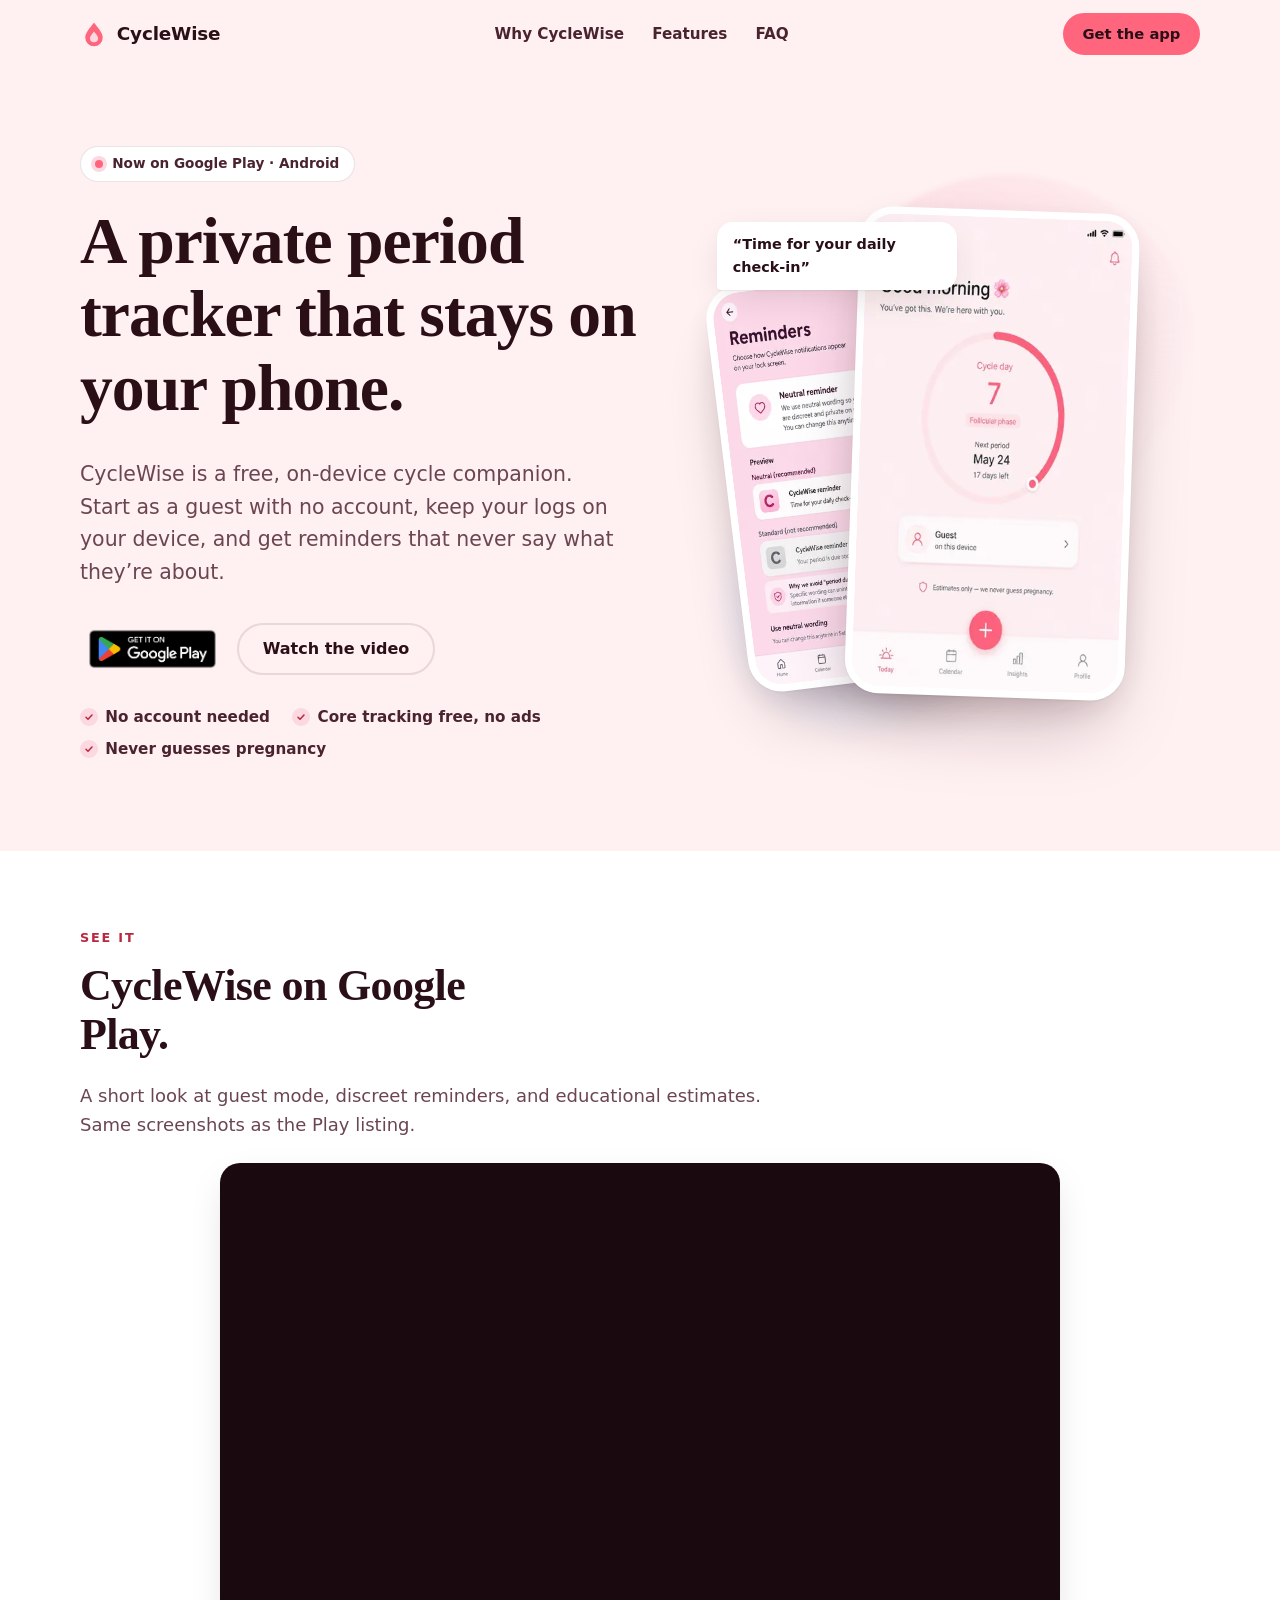
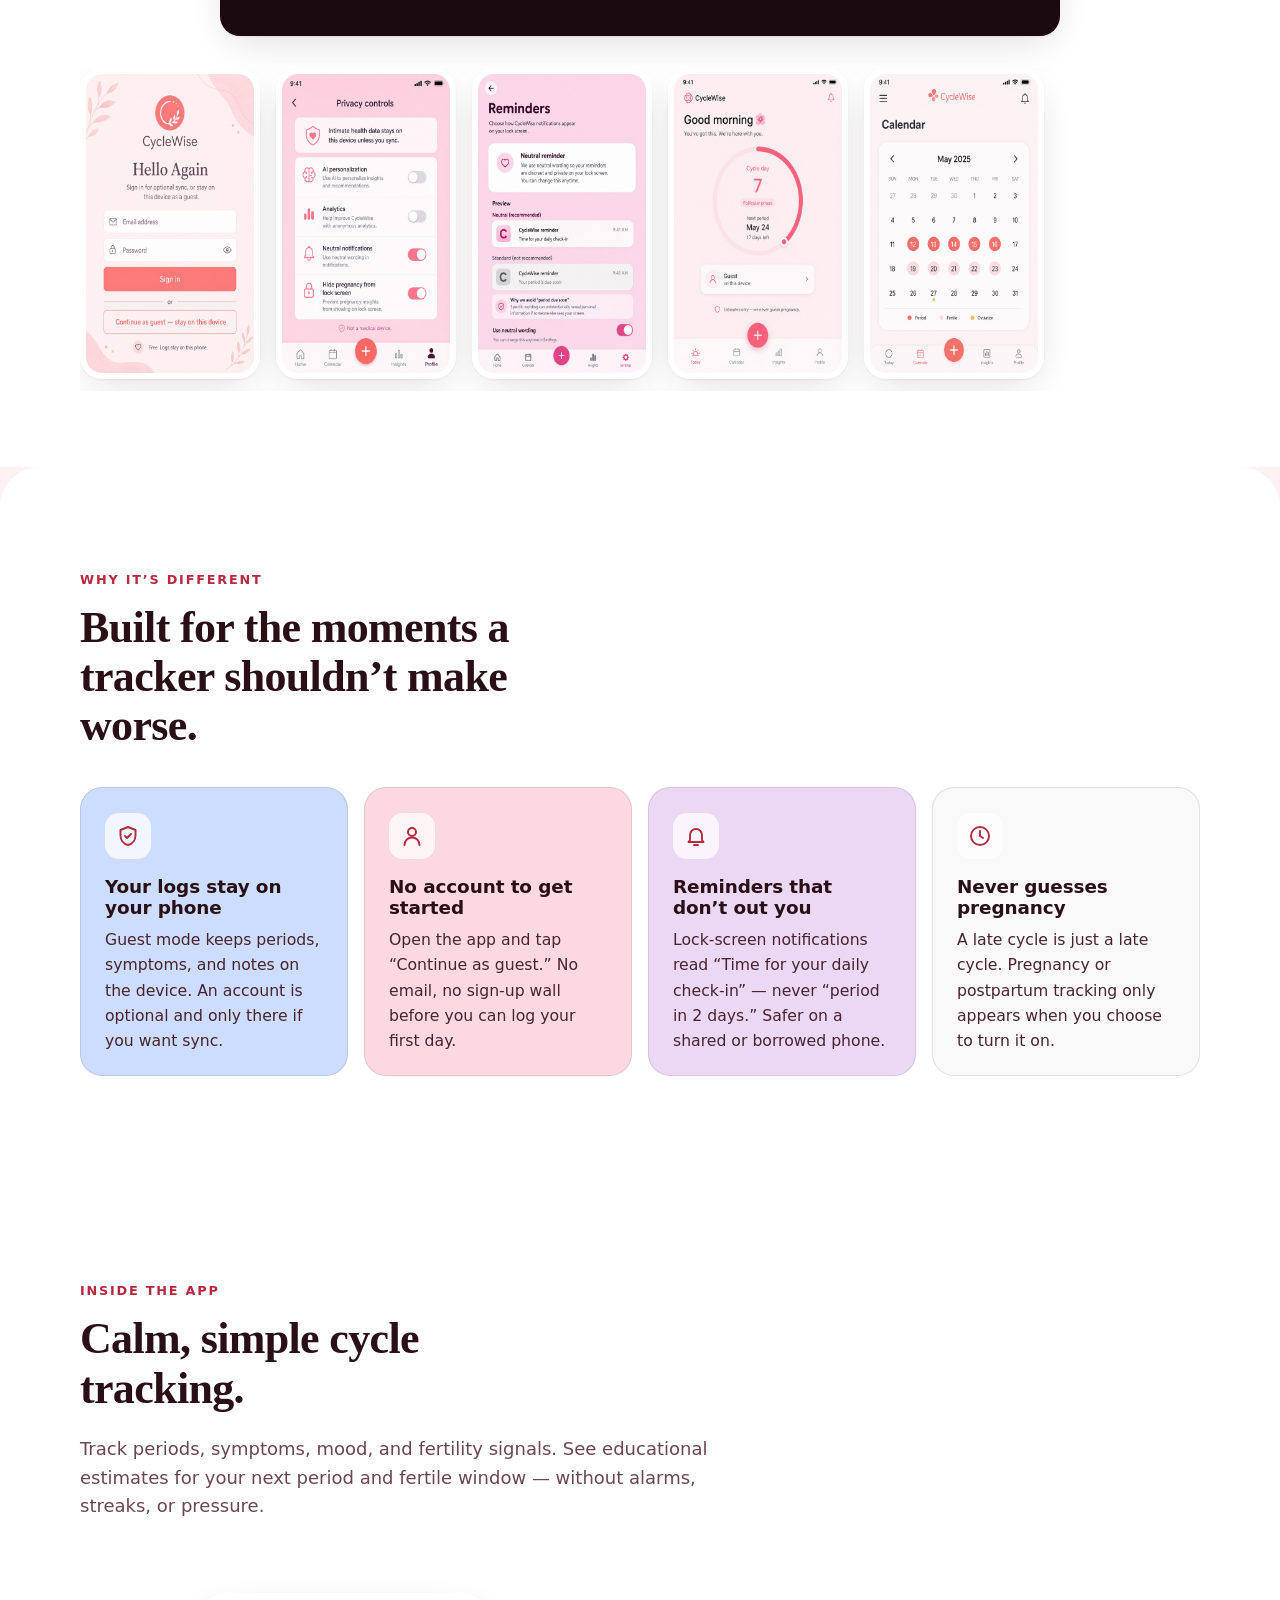
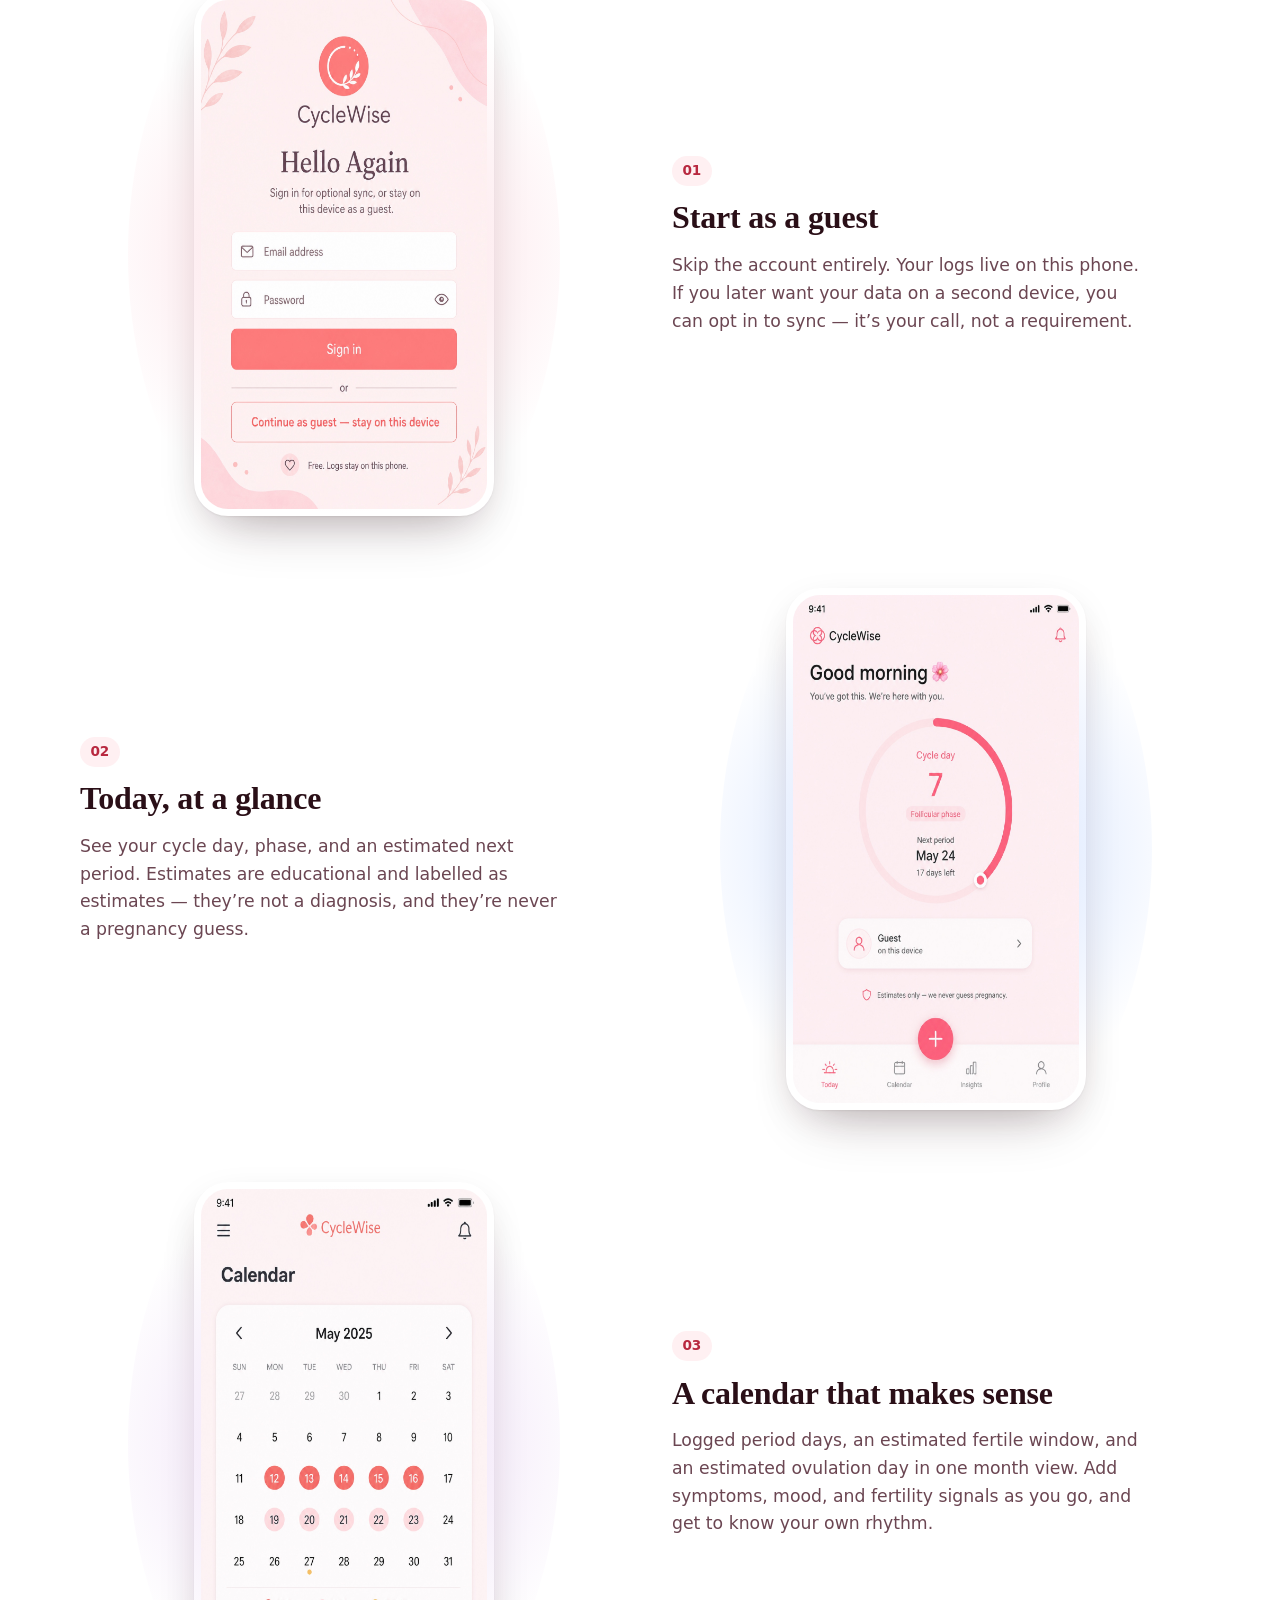
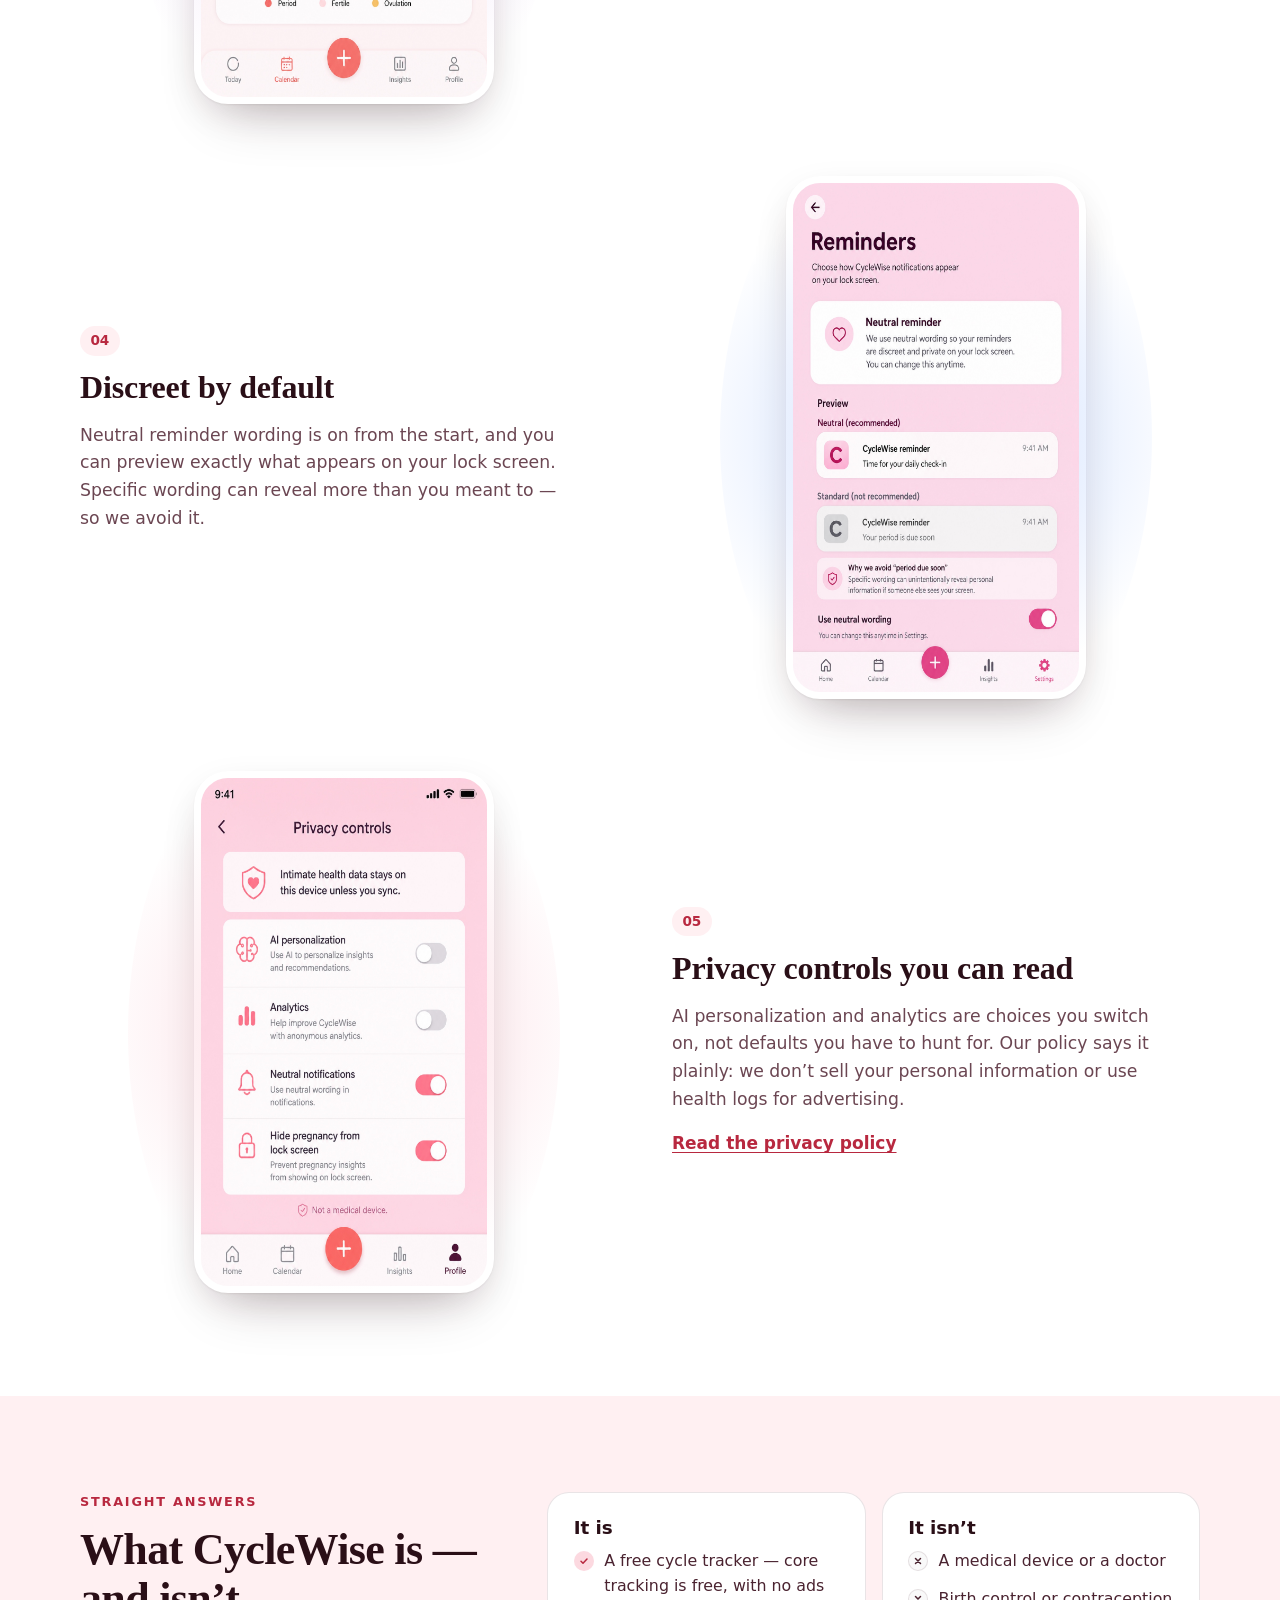
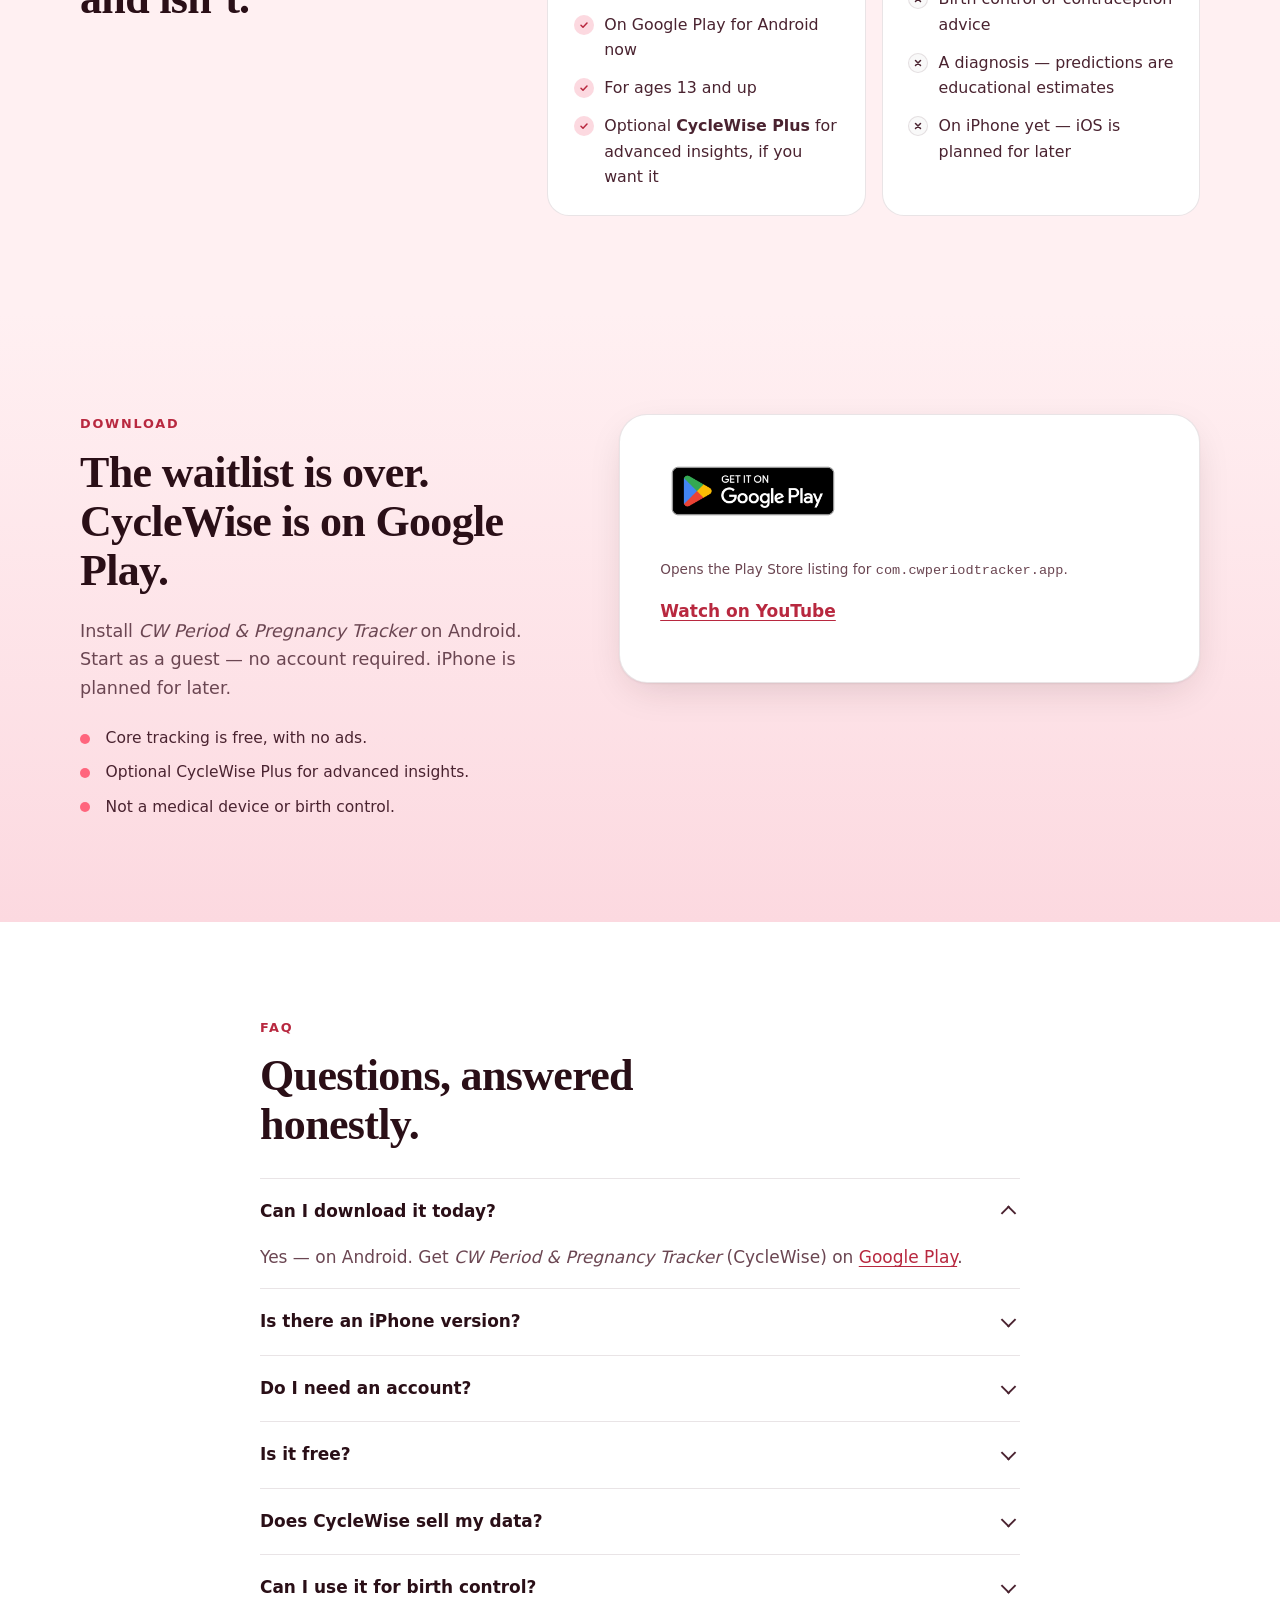
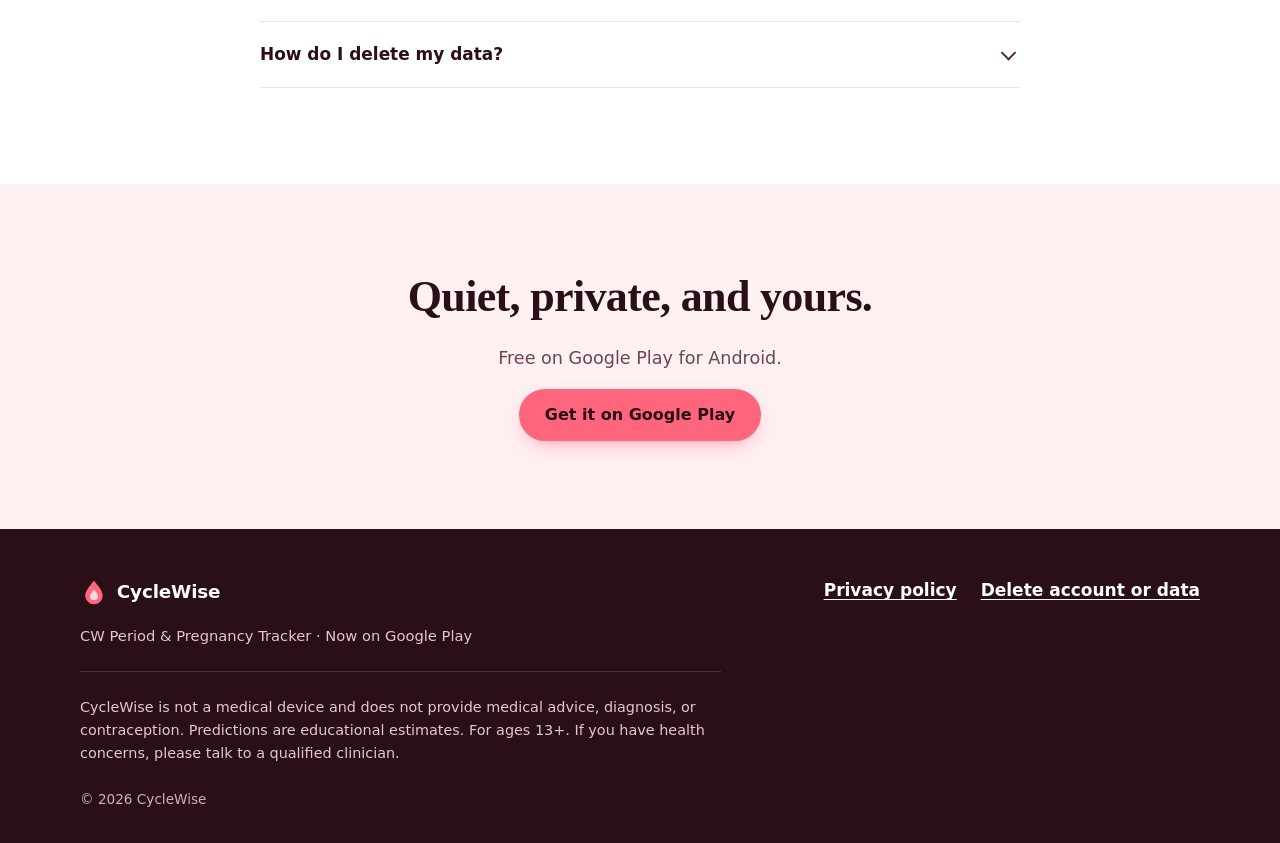
<file: index.html>
<!doctype html>
<html lang="en">
<head>
  <meta charset="utf-8">
  <meta name="viewport" content="width=device-width, initial-scale=1">
  <title>CycleWise — a private period tracker that stays on your phone</title>
  <meta name="description" content="CycleWise (CW Period &amp; Pregnancy Tracker) is free on Google Play. Guest mode, no account, logs stay on your phone, discreet lock-screen reminders. Educational estimates only. Ages 13+.">
  <meta name="theme-color" content="#FFF0F2">
  <meta name="color-scheme" content="light">
  <!-- If you host somewhere other than cwperiodtracker.com, update canonical, og:url and og:image (3 lines). -->
  <link rel="canonical" href="https://cwperiodtracker.com/">
  <meta property="og:type" content="website">
  <meta property="og:title" content="CycleWise — a private period tracker that stays on your phone">
  <meta property="og:description" content="Now on Google Play. Guest mode, no account, discreet reminders, and it never guesses pregnancy.">
  <meta property="og:image" content="https://cwperiodtracker.com/assets/og-1200x630-v2.jpg">
  <meta property="og:image:width" content="1200">
  <meta property="og:image:height" content="630">
  <meta property="og:image:type" content="image/jpeg">
  <meta property="og:url" content="https://cwperiodtracker.com/">
  <meta name="twitter:card" content="summary_large_image">
  <meta name="twitter:image" content="https://cwperiodtracker.com/assets/og-1200x630-v2.jpg">
  <link rel="icon" href="assets/favicon.svg" type="image/svg+xml">
  <link rel="stylesheet" href="styles.css?v=3">
  <script type="application/ld+json">
  {
    "@context": "https://schema.org",
    "@type": "MobileApplication",
    "name": "CW Period & Pregnancy Tracker (CycleWise)",
    "operatingSystem": "Android",
    "applicationCategory": "HealthApplication",
    "url": "https://play.google.com/store/apps/details?id=com.cwperiodtracker.app",
    "installUrl": "https://play.google.com/store/apps/details?id=com.cwperiodtracker.app",
    "description": "A free, on-device cycle companion with guest mode, discreet reminders, and educational estimates. Not a medical device. Ages 13+.",
    "offers": { "@type": "Offer", "price": "0", "priceCurrency": "USD", "availability": "https://schema.org/InStock" }
  }
  </script>
</head>
<body>
  <a class="skip" href="#main">Skip to content</a>

  <header class="site-header">
    <div class="wrap header-inner">
      <a class="brand" href="#top" aria-label="CycleWise home">
        <svg class="brand-mark" viewBox="0 0 32 32" aria-hidden="true"><path d="M16 3c5.5 6.6 10 12 10 17a10 10 0 0 1-20 0c0-5 4.5-10.4 10-17Z" fill="#FF657D"/><path d="M16 13c2.6 3.1 4.6 5.6 4.6 7.9a4.6 4.6 0 0 1-9.2 0c0-2.3 2-4.8 4.6-7.9Z" fill="#FCD9E0"/></svg>
        <span>CycleWise</span>
      </a>
      <nav aria-label="Primary">
        <ul class="nav-links">
          <li><a href="#why">Why CycleWise</a></li>
          <li><a href="#features">Features</a></li>
          <li><a href="#faq">FAQ</a></li>
        </ul>
      </nav>
      <a class="btn btn-small" href="https://play.google.com/store/apps/details?id=com.cwperiodtracker.app" rel="noopener">Get the app</a>
    </div>
  </header>

  <main id="main">
    <!-- HERO -->
    <section class="hero" id="top" aria-labelledby="hero-title">
      <div class="wrap hero-grid">
        <div class="hero-copy">
          <p class="eyebrow"><span class="dot" aria-hidden="true"></span> Now on Google Play · Android</p>
          <h1 id="hero-title">A private period tracker that stays on your phone.</h1>
          <p class="lede">CycleWise is a free, on-device cycle companion. Start as a guest with no account, keep your logs on your device, and get reminders that never say what they’re about.</p>
          <div class="hero-cta">
            <a class="play-badge" href="https://play.google.com/store/apps/details?id=com.cwperiodtracker.app" rel="noopener">
              <img src="assets/play/google-play-badge.png" width="215" height="83" alt="Get it on Google Play">
            </a>
            <a class="btn btn-ghost" href="#watch">Watch the video</a>
          </div>
          <ul class="hero-facts" aria-label="Quick facts">
            <li>No account needed</li>
            <li>Core tracking free, no ads</li>
            <li>Never guesses pregnancy</li>
          </ul>
        </div>
        <div class="hero-visual" aria-hidden="true">
          <div class="blob blob-a"></div>
          <div class="blob blob-b"></div>
          <figure class="phone phone-back">
            <picture>
              <source type="image/webp" srcset="assets/phone-03-notifications-360.webp 360w, assets/phone-03-notifications-720.webp 720w" sizes="(min-width: 900px) 240px, 45vw">
              <img src="assets/play/phone-03-notifications.jpg" width="1080" height="1920" alt="" loading="eager" decoding="async">
            </picture>
          </figure>
          <figure class="phone phone-front">
            <picture>
              <source type="image/webp" srcset="assets/phone-04-today-360.webp 360w, assets/phone-04-today-720.webp 720w" sizes="(min-width: 900px) 280px, 55vw">
              <img src="assets/play/phone-04-today.jpg" width="1080" height="1920" alt="" fetchpriority="high" decoding="async">
            </picture>
          </figure>
          <p class="bubble">“Time for your daily check-in”</p>
        </div>
      </div>
    </section>

    <!-- VIDEO + PLAY SCREENSHOTS -->
    <section class="watch" id="watch" aria-labelledby="watch-title">
      <div class="wrap">
        <p class="kicker">See it</p>
        <h2 id="watch-title">CycleWise on Google Play.</h2>
        <p class="section-lede">A short look at guest mode, discreet reminders, and educational estimates. Same screenshots as the Play listing.</p>
        <div class="video-wrap">
          <iframe
            src="https://www.youtube-nocookie.com/embed/RoI2FjVFLBY"
            title="CycleWise — Period &amp; Pregnancy Tracker, now on Google Play"
            allow="accelerometer; autoplay; clipboard-write; encrypted-media; gyroscope; picture-in-picture; web-share"
            referrerpolicy="strict-origin-when-cross-origin"
            allowfullscreen
            loading="lazy"></iframe>
        </div>
        <ul class="shot-row" aria-label="Play Store screenshots">
          <li><img src="assets/play/phone-01-guest.jpg" width="1080" height="1920" alt="Continue as guest — logs stay on this device"></li>
          <li><img src="assets/play/phone-02-privacy.jpg" width="1080" height="1920" alt="Privacy controls. Analytics off unless you opt in"></li>
          <li><img src="assets/play/phone-03-notifications.jpg" width="1080" height="1920" alt="Neutral lock-screen: Time for your daily check-in"></li>
          <li><img src="assets/play/phone-04-today.jpg" width="1080" height="1920" alt="Estimates, not a diagnosis. We never guess pregnancy"></li>
          <li><img src="assets/play/phone-05-calendar.jpg" width="1080" height="1920" alt="Cycle calendar"></li>
        </ul>
      </div>
    </section>

    <!-- PROMISES -->
    <section class="why" id="why" aria-labelledby="why-title">
      <div class="wrap">
        <p class="kicker">Why it’s different</p>
        <h2 id="why-title">Built for the moments a tracker shouldn’t make worse.</h2>
        <div class="cards">
          <article class="card card-blue">
            <div class="icon" aria-hidden="true"><svg viewBox="0 0 24 24"><path d="M12 3 4.5 6v5.5c0 4.6 3.1 8.4 7.5 9.5 4.4-1.1 7.5-4.9 7.5-9.5V6L12 3Z"/><path d="m9 12 2 2 4-4"/></svg></div>
            <h3>Your logs stay on your phone</h3>
            <p>Guest mode keeps periods, symptoms, and notes on the device. An account is optional and only there if you want sync.</p>
          </article>
          <article class="card card-pink">
            <div class="icon" aria-hidden="true"><svg viewBox="0 0 24 24"><circle cx="12" cy="8" r="4"/><path d="M4.5 21a7.5 7.5 0 0 1 15 0"/></svg></div>
            <h3>No account to get started</h3>
            <p>Open the app and tap “Continue as guest.” No email, no sign-up wall before you can log your first day.</p>
          </article>
          <article class="card card-lilac">
            <div class="icon" aria-hidden="true"><svg viewBox="0 0 24 24"><path d="M6 16V11a6 6 0 1 1 12 0v5l1.5 2h-15L6 16Z"/><path d="M10 21h4"/></svg></div>
            <h3>Reminders that don’t out you</h3>
            <p>Lock-screen notifications read “Time for your daily check-in” — never “period in 2 days.” Safer on a shared or borrowed phone.</p>
          </article>
          <article class="card card-white">
            <div class="icon" aria-hidden="true"><svg viewBox="0 0 24 24"><circle cx="12" cy="12" r="9"/><path d="M12 7v5l3 2"/></svg></div>
            <h3>Never guesses pregnancy</h3>
            <p>A late cycle is just a late cycle. Pregnancy or postpartum tracking only appears when you choose to turn it on.</p>
          </article>
        </div>
      </div>
    </section>

    <!-- FEATURES -->
    <section class="features" id="features" aria-labelledby="features-title">
      <div class="wrap">
        <p class="kicker">Inside the app</p>
        <h2 id="features-title">Calm, simple cycle tracking.</h2>
        <p class="section-lede">Track periods, symptoms, mood, and fertility signals. See educational estimates for your next period and fertile window — without alarms, streaks, or pressure.</p>

        <div class="feature">
          <figure class="shot">
            <picture>
              <img src="assets/play/phone-01-guest.jpg" width="1080" height="1920" loading="lazy" decoding="async" alt="CycleWise welcome screen with Continue as guest — logs stay on this device">
            </picture>
          </figure>
          <div class="feature-copy">
            <span class="step">01</span>
            <h3>Start as a guest</h3>
            <p>Skip the account entirely. Your logs live on this phone. If you later want your data on a second device, you can opt in to sync — it’s your call, not a requirement.</p>
          </div>
        </div>

        <div class="feature reverse">
          <figure class="shot">
            <picture>
              <img src="assets/play/phone-04-today.jpg" width="1080" height="1920" loading="lazy" decoding="async" alt="Today screen with educational estimates. CycleWise never guesses pregnancy.">
            </picture>
          </figure>
          <div class="feature-copy">
            <span class="step">02</span>
            <h3>Today, at a glance</h3>
            <p>See your cycle day, phase, and an estimated next period. Estimates are educational and labelled as estimates — they’re not a diagnosis, and they’re never a pregnancy guess.</p>
          </div>
        </div>

        <div class="feature">
          <figure class="shot">
            <picture>
              <img src="assets/play/phone-05-calendar.jpg" width="1080" height="1920" loading="lazy" decoding="async" alt="Monthly cycle calendar with logged period days and estimated fertile window.">
            </picture>
          </figure>
          <div class="feature-copy">
            <span class="step">03</span>
            <h3>A calendar that makes sense</h3>
            <p>Logged period days, an estimated fertile window, and an estimated ovulation day in one month view. Add symptoms, mood, and fertility signals as you go, and get to know your own rhythm.</p>
          </div>
        </div>

        <div class="feature reverse">
          <figure class="shot">
            <picture>
              <img src="assets/play/phone-03-notifications.jpg" width="1080" height="1920" loading="lazy" decoding="async" alt="Neutral lock-screen reminder: Time for your daily check-in">
            </picture>
          </figure>
          <div class="feature-copy">
            <span class="step">04</span>
            <h3>Discreet by default</h3>
            <p>Neutral reminder wording is on from the start, and you can preview exactly what appears on your lock screen. Specific wording can reveal more than you meant to — so we avoid it.</p>
          </div>
        </div>

        <div class="feature">
          <figure class="shot">
            <picture>
              <img src="assets/play/phone-02-privacy.jpg" width="1080" height="1920" loading="lazy" decoding="async" alt="Privacy controls. Analytics off unless you opt in">
            </picture>
          </figure>
          <div class="feature-copy">
            <span class="step">05</span>
            <h3>Privacy controls you can read</h3>
            <p>AI personalization and analytics are choices you switch on, not defaults you have to hunt for. Our policy says it plainly: we don’t sell your personal information or use health logs for advertising.</p>
            <a class="text-link" href="https://cwperiodtracker.com/privacy.html">Read the privacy policy</a>
          </div>
        </div>
      </div>
    </section>

    <!-- HONEST LIMITS -->
    <section class="honest" aria-labelledby="honest-title">
      <div class="wrap honest-grid">
        <div>
          <p class="kicker">Straight answers</p>
          <h2 id="honest-title">What CycleWise is — and isn’t.</h2>
        </div>
        <div class="honest-lists">
          <div class="list-block">
            <h3>It is</h3>
            <ul class="ticks">
              <li>A free cycle tracker — core tracking is free, with no ads</li>
              <li>On Google Play for Android now</li>
              <li>For ages 13 and up</li>
              <li>Optional <strong>CycleWise Plus</strong> for advanced insights, if you want it</li>
            </ul>
          </div>
          <div class="list-block">
            <h3>It isn’t</h3>
            <ul class="crosses">
              <li>A medical device or a doctor</li>
              <li>Birth control or contraception advice</li>
              <li>A diagnosis — predictions are educational estimates</li>
              <li>On iPhone yet — iOS is planned for later</li>
            </ul>
          </div>
        </div>
      </div>
    </section>

    <!-- DOWNLOAD -->
    <section class="waitlist download" id="download" aria-labelledby="download-title">
      <div class="wrap waitlist-grid">
        <div class="waitlist-intro">
          <p class="kicker">Download</p>
          <h2 id="download-title">The waitlist is over. CycleWise is on Google Play.</h2>
          <p>Install <em>CW Period &amp; Pregnancy Tracker</em> on Android. Start as a guest — no account required. iPhone is planned for later.</p>
          <ul class="mini-list">
            <li>Core tracking is free, with no ads.</li>
            <li>Optional CycleWise Plus for advanced insights.</li>
            <li>Not a medical device or birth control.</li>
          </ul>
        </div>
        <div class="form-card download-card">
          <a class="play-badge play-badge-lg" href="https://play.google.com/store/apps/details?id=com.cwperiodtracker.app" rel="noopener">
            <img src="assets/play/google-play-badge.png" width="258" height="100" alt="Get it on Google Play">
          </a>
          <p class="form-note">Opens the Play Store listing for <code>com.cwperiodtracker.app</code>.</p>
          <p><a class="text-link" href="https://www.youtube.com/watch?v=RoI2FjVFLBY">Watch on YouTube</a></p>
        </div>
      </div>
    </section>

    <!-- FAQ -->
    <section class="faq" id="faq" aria-labelledby="faq-title">
      <div class="wrap narrow">
        <p class="kicker">FAQ</p>
        <h2 id="faq-title">Questions, answered honestly.</h2>

        <details open>
          <summary>Can I download it today?</summary>
          <p>Yes — on Android. Get <em>CW Period &amp; Pregnancy Tracker</em> (CycleWise) on <a href="https://play.google.com/store/apps/details?id=com.cwperiodtracker.app">Google Play</a>.</p>
        </details>
        <details>
          <summary>Is there an iPhone version?</summary>
          <p>Not yet. We’re starting with Android. iOS is planned for later.</p>
        </details>
        <details>
          <summary>Do I need an account?</summary>
          <p>No. Guest mode keeps your logs on the phone with no account. An optional account exists only if you want to sync between devices.</p>
        </details>
        <details>
          <summary>Is it free?</summary>
          <p>Core tracking is free and there are no ads. An optional CycleWise Plus upgrade adds advanced insights for people who want them.</p>
        </details>
        <details>
          <summary>Does CycleWise sell my data?</summary>
          <p>No. Our <a href="https://cwperiodtracker.com/privacy.html">privacy policy</a> states that we do not sell personal information, do not use health logs for advertising, and do not share menstrual, pregnancy, or sexual-health logs with advertisers or data brokers.</p>
        </details>
        <details>
          <summary>Can I use it for birth control?</summary>
          <p>No. Fertile-window and period predictions are educational estimates. CycleWise isn’t a medical device or contraception, and it doesn’t replace a clinician.</p>
        </details>
        <details>
          <summary>How do I delete my data?</summary>
          <p>Guest data lives on your device — uninstalling removes it. If you created an account, you can request deletion in the app. Details are on the <a href="https://cwperiodtracker.com/delete.html">delete account page</a>.</p>
        </details>
      </div>
    </section>

    <section class="closing" aria-labelledby="closing-title">
      <div class="wrap closing-inner">
        <h2 id="closing-title">Quiet, private, and yours.</h2>
        <p>Free on Google Play for Android.</p>
        <a class="btn" href="https://play.google.com/store/apps/details?id=com.cwperiodtracker.app" rel="noopener">Get it on Google Play</a>
      </div>
    </section>
  </main>

  <footer class="site-footer">
    <div class="wrap footer-grid">
      <div>
        <a class="brand" href="#top">
          <svg class="brand-mark" viewBox="0 0 32 32" aria-hidden="true"><path d="M16 3c5.5 6.6 10 12 10 17a10 10 0 0 1-20 0c0-5 4.5-10.4 10-17Z" fill="#FF657D"/><path d="M16 13c2.6 3.1 4.6 5.6 4.6 7.9a4.6 4.6 0 0 1-9.2 0c0-2.3 2-4.8 4.6-7.9Z" fill="#FCD9E0"/></svg>
          <span>CycleWise</span>
        </a>
        <p class="footer-sub">CW Period &amp; Pregnancy Tracker · Now on Google Play</p>
      </div>
      <nav aria-label="Legal">
        <ul class="footer-links">
          <li><a href="https://cwperiodtracker.com/privacy.html">Privacy policy</a></li>
          <li><a href="https://cwperiodtracker.com/delete.html">Delete account or data</a></li>
        </ul>
      </nav>
      <p class="disclaimer">CycleWise is not a medical device and does not provide medical advice, diagnosis, or contraception. Predictions are educational estimates. For ages 13+. If you have health concerns, please talk to a qualified clinician.</p>
      <p class="copyright">© <span id="year">2026</span> CycleWise</p>
    </div>
  </footer>

  <script src="config.js?v=2"></script>
  <script src="app.js?v=2" defer></script>
</body>
</html>
</file>
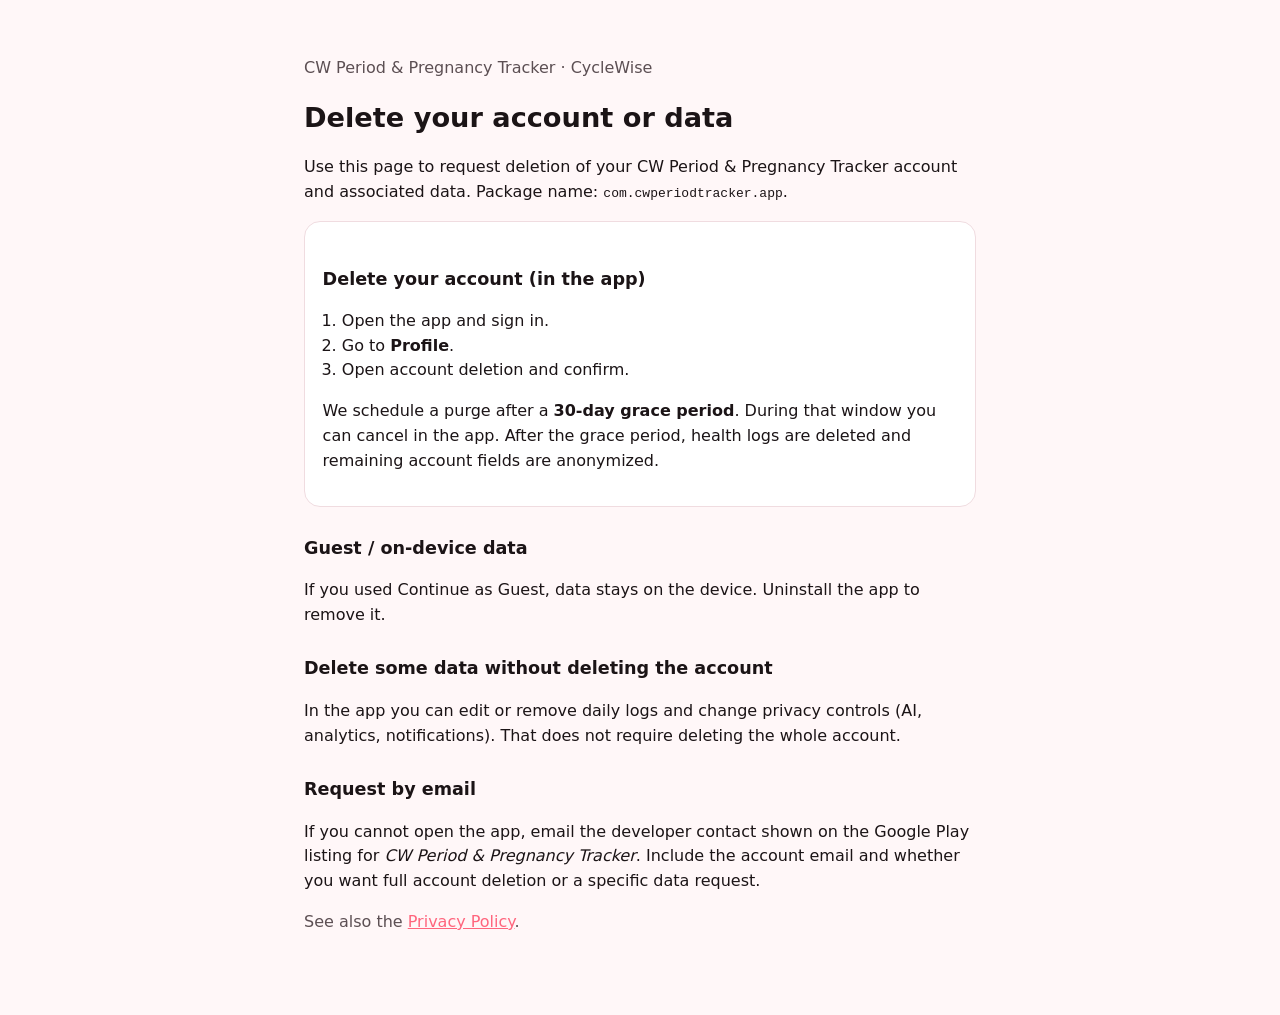
<file: delete.html>
<!DOCTYPE html>
<html lang="en">
  <head>
    <meta charset="utf-8" />
    <meta name="viewport" content="width=device-width, initial-scale=1" />
    <title>Delete account or data — CW Period &amp; Pregnancy Tracker</title>
    <style>
      :root {
        color-scheme: light dark;
        --bg: #fff7f8;
        --fg: #1b1416;
        --muted: #5c4f53;
        --accent: #ff657d;
        --card: #fff;
        --line: #f0dce0;
      }
      @media (prefers-color-scheme: dark) {
        :root {
          --bg: #161012;
          --fg: #f7ecee;
          --muted: #c9b4b8;
          --card: #22181b;
          --line: #3a2c30;
        }
      }
      body {
        margin: 0;
        font-family: ui-sans-serif, system-ui, -apple-system, Segoe UI, Roboto, sans-serif;
        background: var(--bg);
        color: var(--fg);
        line-height: 1.55;
      }
      main {
        max-width: 42rem;
        margin: 0 auto;
        padding: 2.5rem 1.25rem 4rem;
      }
      h1 {
        font-size: 1.7rem;
        margin: 0 0 0.4rem;
      }
      h2 {
        font-size: 1.1rem;
        margin: 1.75rem 0 0.5rem;
      }
      .muted {
        color: var(--muted);
      }
      .card {
        background: var(--card);
        border: 1px solid var(--line);
        border-radius: 1rem;
        padding: 1rem 1.1rem;
      }
      a {
        color: var(--accent);
      }
      ol {
        padding-left: 1.2rem;
      }
    </style>
  </head>
  <body>
    <main>
      <p class="muted">CW Period &amp; Pregnancy Tracker · CycleWise</p>
      <h1>Delete your account or data</h1>
      <p>
        Use this page to request deletion of your CW Period &amp; Pregnancy Tracker account
        and associated data. Package name: <code>com.cwperiodtracker.app</code>.
      </p>

      <div class="card">
        <h2>Delete your account (in the app)</h2>
        <ol>
          <li>Open the app and sign in.</li>
          <li>Go to <strong>Profile</strong>.</li>
          <li>Open account deletion and confirm.</li>
        </ol>
        <p>
          We schedule a purge after a <strong>30-day grace period</strong>. During that window you
          can cancel in the app. After the grace period, health logs are deleted and remaining
          account fields are anonymized.
        </p>
      </div>

      <h2>Guest / on-device data</h2>
      <p>
        If you used Continue as Guest, data stays on the device. Uninstall the app to remove it.
      </p>

      <h2>Delete some data without deleting the account</h2>
      <p>
        In the app you can edit or remove daily logs and change privacy controls (AI, analytics,
        notifications). That does not require deleting the whole account.
      </p>

      <h2>Request by email</h2>
      <p>
        If you cannot open the app, email the developer contact shown on the Google Play listing
        for <em>CW Period &amp; Pregnancy Tracker</em>. Include the account email and whether you
        want full account deletion or a specific data request.
      </p>
      <p class="muted">
        See also the <a href="/privacy.html">Privacy Policy</a>.
      </p>
    </main>
  </body>
</html>
</file>
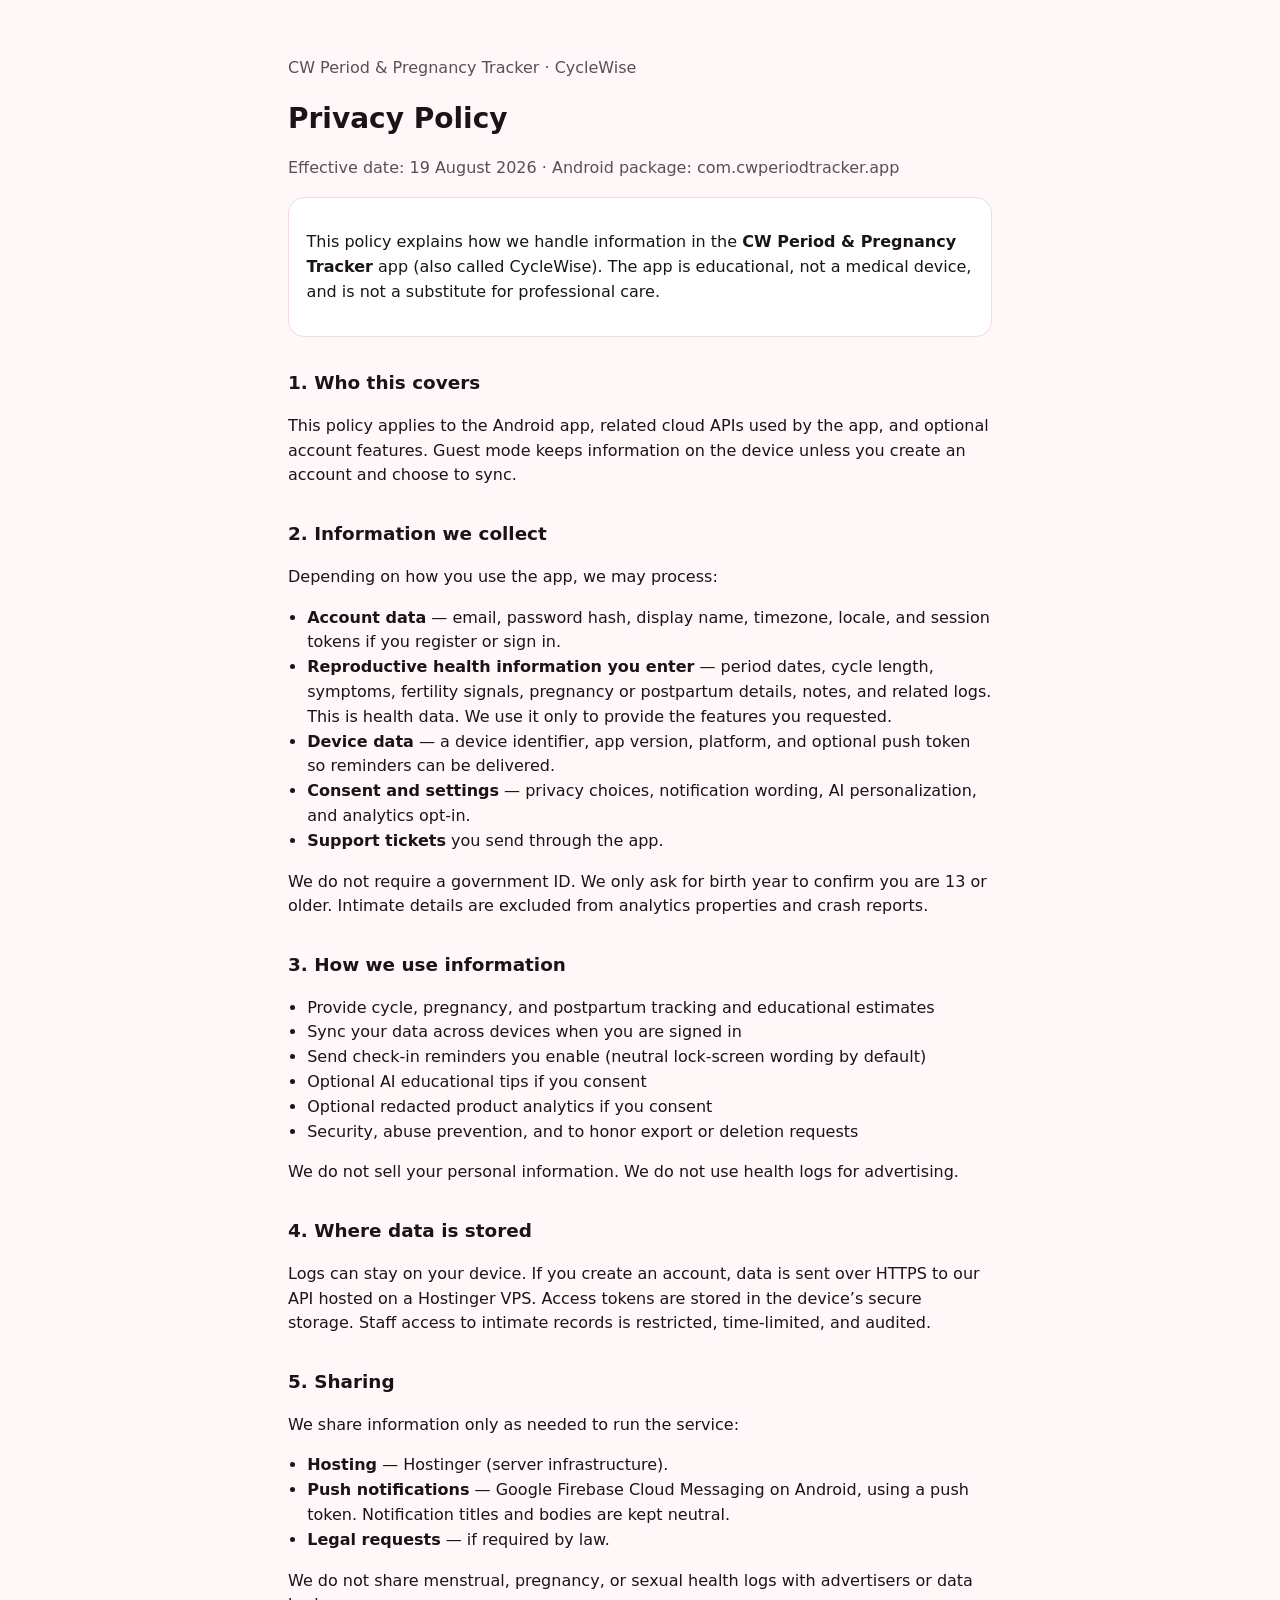
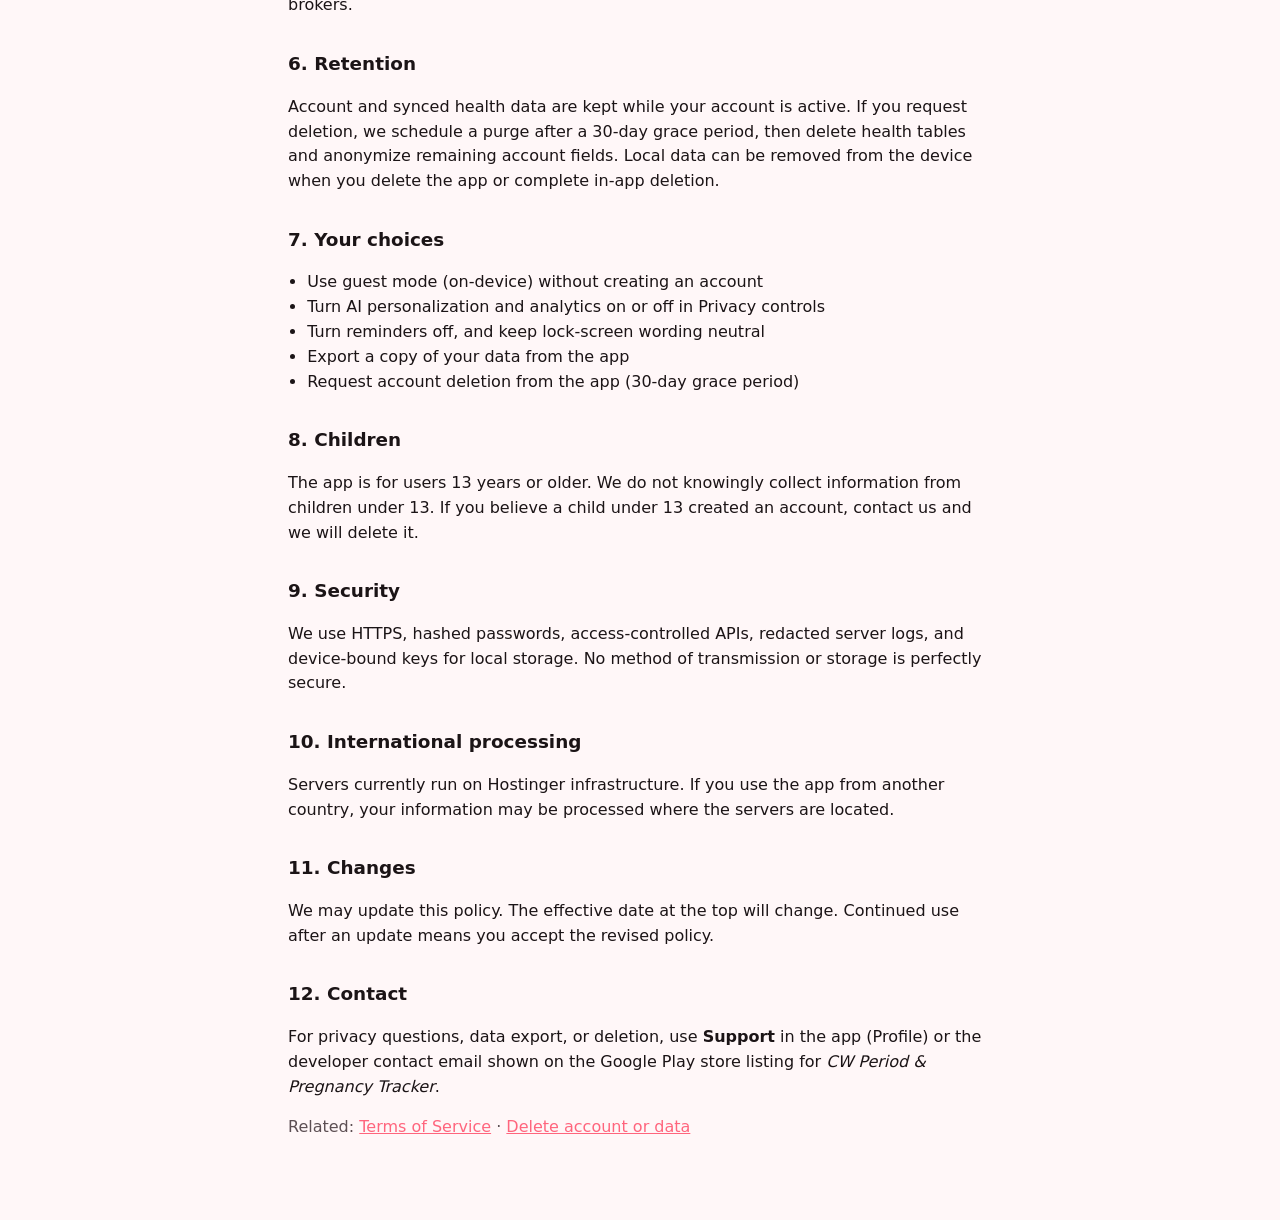
<file: privacy.html>
<!DOCTYPE html>
<html lang="en">
  <head>
    <meta charset="utf-8" />
    <meta name="viewport" content="width=device-width, initial-scale=1" />
    <title>Privacy Policy — CW Period &amp; Pregnancy Tracker</title>
    <meta
      name="description"
      content="Privacy policy for the CW Period & Pregnancy Tracker Android app (CycleWise)."
    />
    <style>
      :root {
        color-scheme: light dark;
        --bg: #fff7f8;
        --fg: #1b1416;
        --muted: #5c4f53;
        --card: #ffffff;
        --accent: #ff657d;
        --line: #f0dce0;
      }
      @media (prefers-color-scheme: dark) {
        :root {
          --bg: #161012;
          --fg: #f7ecee;
          --muted: #c9b4b8;
          --card: #22181b;
          --line: #3a2c30;
        }
      }
      body {
        margin: 0;
        font-family: ui-sans-serif, system-ui, -apple-system, Segoe UI, Roboto, sans-serif;
        background: var(--bg);
        color: var(--fg);
        line-height: 1.55;
      }
      main {
        max-width: 44rem;
        margin: 0 auto;
        padding: 2.5rem 1.25rem 4rem;
      }
      h1 {
        font-size: 1.75rem;
        margin: 0 0 0.35rem;
      }
      h2 {
        font-size: 1.15rem;
        margin: 2rem 0 0.6rem;
      }
      p,
      li {
        color: var(--fg);
      }
      .meta,
      .muted {
        color: var(--muted);
      }
      .card {
        background: var(--card);
        border: 1px solid var(--line);
        border-radius: 1rem;
        padding: 1rem 1.1rem;
      }
      a {
        color: var(--accent);
      }
      ul {
        padding-left: 1.2rem;
      }
    </style>
  </head>
  <body>
    <main>
      <p class="muted">CW Period &amp; Pregnancy Tracker · CycleWise</p>
      <h1>Privacy Policy</h1>
      <p class="meta">Effective date: 19 August 2026 · Android package: com.cwperiodtracker.app</p>

      <div class="card">
        <p>
          This policy explains how we handle information in the
          <strong>CW Period &amp; Pregnancy Tracker</strong> app (also called CycleWise). The app
          is educational, not a medical device, and is not a substitute for professional care.
        </p>
      </div>

      <h2>1. Who this covers</h2>
      <p>
        This policy applies to the Android app, related cloud APIs used by the app, and optional
        account features. Guest mode keeps information on the device unless you create an account
        and choose to sync.
      </p>

      <h2>2. Information we collect</h2>
      <p>Depending on how you use the app, we may process:</p>
      <ul>
        <li>
          <strong>Account data</strong> — email, password hash, display name, timezone, locale, and
          session tokens if you register or sign in.
        </li>
        <li>
          <strong>Reproductive health information you enter</strong> — period dates, cycle length,
          symptoms, fertility signals, pregnancy or postpartum details, notes, and related logs.
          This is health data. We use it only to provide the features you requested.
        </li>
        <li>
          <strong>Device data</strong> — a device identifier, app version, platform, and optional
          push token so reminders can be delivered.
        </li>
        <li>
          <strong>Consent and settings</strong> — privacy choices, notification wording, AI
          personalization, and analytics opt-in.
        </li>
        <li>
          <strong>Support tickets</strong> you send through the app.
        </li>
      </ul>
      <p>
        We do not require a government ID. We only ask for birth year to confirm you are 13 or
        older. Intimate details are excluded from analytics properties and crash reports.
      </p>

      <h2>3. How we use information</h2>
      <ul>
        <li>Provide cycle, pregnancy, and postpartum tracking and educational estimates</li>
        <li>Sync your data across devices when you are signed in</li>
        <li>Send check-in reminders you enable (neutral lock-screen wording by default)</li>
        <li>Optional AI educational tips if you consent</li>
        <li>Optional redacted product analytics if you consent</li>
        <li>Security, abuse prevention, and to honor export or deletion requests</li>
      </ul>
      <p>We do not sell your personal information. We do not use health logs for advertising.</p>

      <h2>4. Where data is stored</h2>
      <p>
        Logs can stay on your device. If you create an account, data is sent over HTTPS to our API
        hosted on a Hostinger VPS. Access tokens are stored in the device’s secure storage. Staff
        access to intimate records is restricted, time-limited, and audited.
      </p>

      <h2>5. Sharing</h2>
      <p>We share information only as needed to run the service:</p>
      <ul>
        <li>
          <strong>Hosting</strong> — Hostinger (server infrastructure).
        </li>
        <li>
          <strong>Push notifications</strong> — Google Firebase Cloud Messaging on Android, using
          a push token. Notification titles and bodies are kept neutral.
        </li>
        <li>
          <strong>Legal requests</strong> — if required by law.
        </li>
      </ul>
      <p>We do not share menstrual, pregnancy, or sexual health logs with advertisers or data brokers.</p>

      <h2>6. Retention</h2>
      <p>
        Account and synced health data are kept while your account is active. If you request
        deletion, we schedule a purge after a 30-day grace period, then delete health tables and
        anonymize remaining account fields. Local data can be removed from the device when you
        delete the app or complete in-app deletion.
      </p>

      <h2>7. Your choices</h2>
      <ul>
        <li>Use guest mode (on-device) without creating an account</li>
        <li>Turn AI personalization and analytics on or off in Privacy controls</li>
        <li>Turn reminders off, and keep lock-screen wording neutral</li>
        <li>Export a copy of your data from the app</li>
        <li>Request account deletion from the app (30-day grace period)</li>
      </ul>

      <h2>8. Children</h2>
      <p>
        The app is for users 13 years or older. We do not knowingly collect information from
        children under 13. If you believe a child under 13 created an account, contact us and we
        will delete it.
      </p>

      <h2>9. Security</h2>
      <p>
        We use HTTPS, hashed passwords, access-controlled APIs, redacted server logs, and
        device-bound keys for local storage. No method of transmission or storage is perfectly
        secure.
      </p>

      <h2>10. International processing</h2>
      <p>
        Servers currently run on Hostinger infrastructure. If you use the app from another country,
        your information may be processed where the servers are located.
      </p>

      <h2>11. Changes</h2>
      <p>
        We may update this policy. The effective date at the top will change. Continued use after
        an update means you accept the revised policy.
      </p>

      <h2>12. Contact</h2>
      <p>
        For privacy questions, data export, or deletion, use <strong>Support</strong> in the app
        (Profile) or the developer contact email shown on the Google Play store listing for
        <em>CW Period &amp; Pregnancy Tracker</em>.
      </p>
      <p class="muted">
        Related:
        <a href="/terms.html">Terms of Service</a>
        ·
        <a href="/delete.html">Delete account or data</a>
      </p>
    </main>
  </body>
</html>
</file>
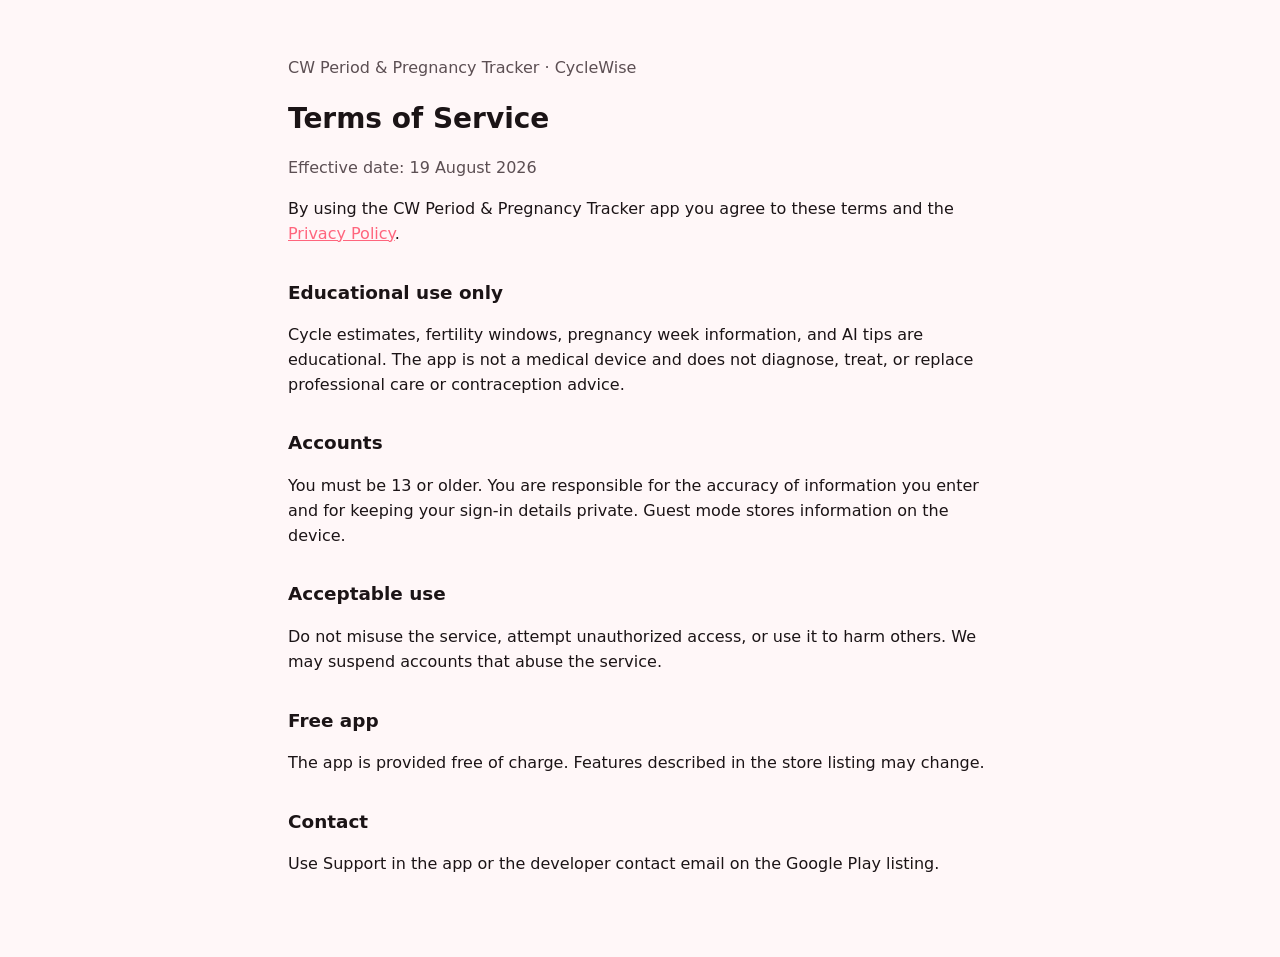
<file: terms.html>
<!DOCTYPE html>
<html lang="en">
  <head>
    <meta charset="utf-8" />
    <meta name="viewport" content="width=device-width, initial-scale=1" />
    <title>Terms of Service — CW Period &amp; Pregnancy Tracker</title>
    <style>
      :root {
        color-scheme: light dark;
        --bg: #fff7f8;
        --fg: #1b1416;
        --muted: #5c4f53;
        --accent: #ff657d;
      }
      @media (prefers-color-scheme: dark) {
        :root {
          --bg: #161012;
          --fg: #f7ecee;
          --muted: #c9b4b8;
        }
      }
      body {
        margin: 0;
        font-family: ui-sans-serif, system-ui, -apple-system, Segoe UI, Roboto, sans-serif;
        background: var(--bg);
        color: var(--fg);
        line-height: 1.55;
      }
      main {
        max-width: 44rem;
        margin: 0 auto;
        padding: 2.5rem 1.25rem 4rem;
      }
      h1 {
        font-size: 1.75rem;
        margin: 0 0 0.35rem;
      }
      h2 {
        font-size: 1.15rem;
        margin: 2rem 0 0.6rem;
      }
      .muted {
        color: var(--muted);
      }
      a {
        color: var(--accent);
      }
    </style>
  </head>
  <body>
    <main>
      <p class="muted">CW Period &amp; Pregnancy Tracker · CycleWise</p>
      <h1>Terms of Service</h1>
      <p class="muted">Effective date: 19 August 2026</p>
      <p>
        By using the CW Period &amp; Pregnancy Tracker app you agree to these terms and the
        <a href="/privacy.html">Privacy Policy</a>.
      </p>
      <h2>Educational use only</h2>
      <p>
        Cycle estimates, fertility windows, pregnancy week information, and AI tips are educational.
        The app is not a medical device and does not diagnose, treat, or replace professional care
        or contraception advice.
      </p>
      <h2>Accounts</h2>
      <p>
        You must be 13 or older. You are responsible for the accuracy of information you enter and
        for keeping your sign-in details private. Guest mode stores information on the device.
      </p>
      <h2>Acceptable use</h2>
      <p>
        Do not misuse the service, attempt unauthorized access, or use it to harm others. We may
        suspend accounts that abuse the service.
      </p>
      <h2>Free app</h2>
      <p>The app is provided free of charge. Features described in the store listing may change.</p>
      <h2>Contact</h2>
      <p>
        Use Support in the app or the developer contact email on the Google Play listing.
      </p>
    </main>
  </body>
</html>
</file>
<file: styles.css>
/* CycleWise waitlist — no external fonts, no trackers. */
:root {
  --pink: #FF657D;          /* Pink/900 (brand) — decorative + button bg with dark text */
  --pink-strong: #B8283F;   /* accessible pink for text/links (≥5.5:1 on canvas) */
  --canvas: #FFF0F2;
  --paper: #FFFFFF;
  --doctor: #F9F9F9;
  --blue: #CCDDFF;
  --rose: #FCD9E0;
  --lilac: #EBD8F5;
  --ink: #2A0F17;
  --ink-2: #4A2330;
  --muted: #6B4652;
  --line: rgba(74, 35, 48, .12);
  --radius: 22px;
  --radius-sm: 14px;
  --shadow: 0 1px 2px rgba(42,15,23,.06), 0 12px 40px -12px rgba(42,15,23,.18);
  --serif: "Iowan Old Style", "Palatino Linotype", Palatino, "Book Antiqua", Georgia, "Times New Roman", serif;
  --sans: ui-sans-serif, system-ui, -apple-system, "Segoe UI", Roboto, "Helvetica Neue", Arial, "Noto Sans", sans-serif;
  --wrap: 1120px;
}

*, *::before, *::after { box-sizing: border-box; }
html { scroll-behavior: smooth; -webkit-text-size-adjust: 100%; }
body {
  margin: 0;
  font-family: var(--sans);
  font-size: 1.0625rem;
  line-height: 1.6;
  color: var(--ink-2);
  background: var(--canvas);
  -webkit-font-smoothing: antialiased;
  text-rendering: optimizeLegibility;
}
img { max-width: 100%; height: auto; display: block; }
a { color: var(--pink-strong); text-underline-offset: .18em; }
a:hover { color: var(--ink); }
h1, h2, h3 { color: var(--ink); line-height: 1.12; margin: 0 0 .5em; }
h1, h2 { font-family: var(--serif); font-weight: 600; letter-spacing: -.015em; }
h1 { font-size: clamp(2.35rem, 6.2vw, 4.1rem); }
h2 { font-size: clamp(1.85rem, 4.2vw, 2.75rem); max-width: 20ch; }
h3 { font-size: 1.15rem; font-weight: 650; letter-spacing: -.005em; }
p { margin: 0 0 1em; }

:focus-visible { outline: 3px solid var(--ink); outline-offset: 3px; border-radius: 6px; }

.wrap { width: min(100% - 2.5rem, var(--wrap)); margin-inline: auto; }
.narrow { max-width: 760px; }
.skip { position: absolute; left: 1rem; top: -4rem; background: var(--ink); color: #fff; padding: .6rem 1rem; border-radius: 10px; z-index: 100; }
.skip:focus { top: 1rem; }

.kicker { font-size: .8rem; font-weight: 700; letter-spacing: .14em; text-transform: uppercase; color: var(--pink-strong); margin-bottom: .8rem; }
.section-lede { max-width: 60ch; font-size: 1.125rem; color: var(--muted); }

/* Buttons */
.btn {
  display: inline-flex; align-items: center; justify-content: center; gap: .5rem;
  min-height: 52px; padding: .85rem 1.5rem;
  font: 650 1rem/1 var(--sans); color: var(--ink); text-decoration: none;
  background: var(--pink); border: 2px solid var(--pink); border-radius: 999px;
  cursor: pointer; transition: transform .15s ease, background-color .15s ease, box-shadow .15s ease;
  box-shadow: 0 8px 22px -10px rgba(255,101,125,.8);
}
.btn:hover { background: #FF7A8F; color: var(--ink); transform: translateY(-1px); }
.btn:active { transform: translateY(0); }
.btn-ghost { background: transparent; border-color: var(--line); box-shadow: none; }
.btn-ghost:hover { background: var(--paper); border-color: var(--ink-2); }
.btn-small { min-height: 42px; padding: .55rem 1.1rem; font-size: .92rem; box-shadow: none; }
.btn-block { width: 100%; }
.btn[disabled] { opacity: .7; cursor: progress; transform: none; }

/* Header */
.site-header {
  position: sticky; top: 0; z-index: 50;
  background: color-mix(in srgb, var(--canvas) 86%, transparent);
  backdrop-filter: saturate(1.3) blur(12px); -webkit-backdrop-filter: saturate(1.3) blur(12px);
  border-bottom: 1px solid transparent; transition: border-color .2s;
}
.site-header.scrolled { border-bottom-color: var(--line); }
.header-inner { display: flex; align-items: center; justify-content: space-between; gap: 1rem; height: 68px; }
.brand { display: inline-flex; align-items: center; gap: .55rem; text-decoration: none; color: var(--ink); font-weight: 700; font-size: 1.15rem; letter-spacing: -.01em; }
.brand-mark { width: 28px; height: 28px; }
.nav-links { display: none; list-style: none; margin: 0; padding: 0; gap: 1.75rem; }
.nav-links a { color: var(--ink-2); text-decoration: none; font-size: .95rem; font-weight: 550; }
.nav-links a:hover { color: var(--pink-strong); }
@media (min-width: 760px) { .nav-links { display: flex; } }

/* Hero */
.hero { padding: clamp(2.5rem, 6vw, 5.5rem) 0 clamp(3rem, 7vw, 6rem); overflow: hidden; }
.hero-grid { display: grid; gap: 3rem; align-items: center; }
@media (min-width: 900px) { .hero-grid { grid-template-columns: 1.08fr .92fr; } }
.eyebrow {
  display: inline-flex; align-items: center; gap: .55rem;
  padding: .4rem .9rem; margin-bottom: 1.4rem;
  font-size: .85rem; font-weight: 600; color: var(--ink-2);
  background: var(--paper); border: 1px solid var(--line); border-radius: 999px;
}
.dot { width: 8px; height: 8px; border-radius: 50%; background: var(--pink); box-shadow: 0 0 0 4px var(--rose); }
.lede { font-size: clamp(1.1rem, 2vw, 1.28rem); color: var(--muted); max-width: 34rem; }
.hero-cta { display: flex; flex-wrap: wrap; align-items: center; gap: .75rem; margin: 2rem 0 1.75rem; }
.play-badge { display: inline-flex; line-height: 0; }
.play-badge img { height: 56px; width: auto; }
.play-badge-lg img { height: 72px; }
.download-card { display: grid; gap: 1rem; justify-items: start; }

.watch { padding: clamp(2.5rem, 6vw, 5rem) 0; background: var(--paper); }
.video-wrap {
  position: relative; width: 100%; max-width: 840px; margin: 1.5rem auto 2rem;
  aspect-ratio: 16 / 9; border-radius: 20px; overflow: hidden;
  box-shadow: var(--shadow); background: #1a0a0f;
}
.video-wrap iframe { position: absolute; inset: 0; width: 100%; height: 100%; border: 0; }
.shot-row {
  list-style: none; padding: 0; margin: 0;
  display: flex; gap: 1rem; overflow-x: auto; scroll-snap-type: x mandatory;
  padding-bottom: .75rem;
}
.shot-row li { flex: 0 0 auto; width: min(42vw, 180px); scroll-snap-align: start; }
.shot-row img {
  width: 100%; height: auto; border-radius: 22px;
  border: 6px solid var(--paper); box-shadow: var(--shadow);
}
.hero-facts { list-style: none; padding: 0; margin: 0; display: flex; flex-wrap: wrap; gap: .5rem 1.4rem; font-size: .95rem; color: var(--ink-2); font-weight: 550; }
.hero-facts li { display: inline-flex; align-items: center; gap: .45rem; }
.hero-facts li::before { content: ""; width: 18px; height: 18px; border-radius: 50%; background: var(--rose) url("data:image/svg+xml,%3Csvg xmlns='http://www.w3.org/2000/svg' viewBox='0 0 24 24' fill='none' stroke='%23B8283F' stroke-width='3' stroke-linecap='round' stroke-linejoin='round'%3E%3Cpath d='m6 12.5 4 4L18 8'/%3E%3C/svg%3E") center/12px no-repeat; }

.hero-visual { position: relative; min-height: 460px; display: grid; place-items: center; }
@media (min-width: 900px) { .hero-visual { min-height: 580px; } }
.blob { position: absolute; border-radius: 50%; filter: blur(2px); }
.blob-a { width: 78%; aspect-ratio: 1; background: radial-gradient(circle at 35% 35%, var(--rose), transparent 70%); top: 2%; right: 0; }
.blob-b { width: 58%; aspect-ratio: 1; background: radial-gradient(circle at 50% 50%, var(--blue), transparent 70%); bottom: 0; left: 0; opacity: .8; }
.phone { position: absolute; margin: 0; border-radius: 34px; overflow: hidden; background: var(--paper); border: 7px solid var(--paper); box-shadow: var(--shadow), 0 40px 80px -30px rgba(42,15,23,.35); }
.phone img { border-radius: 27px; }
.phone-front { width: min(56vw, 280px); z-index: 2; transform: translateX(14%) rotate(2deg); }
.phone-back  { width: min(46vw, 236px); z-index: 1; transform: translateX(-46%) translateY(6%) rotate(-7deg); opacity: .96; }
.bubble {
  position: absolute; z-index: 3; left: 2%; top: 10%;
  margin: 0; padding: .7rem 1rem; max-width: 15rem;
  font-size: .9rem; font-weight: 600; color: var(--ink);
  background: var(--paper); border-radius: 16px 16px 16px 4px; box-shadow: var(--shadow);
}
@media (max-width: 480px) { .bubble { top: 0; left: 0; font-size: .82rem; } }

/* Why cards */
.why { padding: clamp(3.5rem, 8vw, 6.5rem) 0; background: var(--paper); border-radius: 40px 40px 0 0; }
.cards { display: grid; gap: 1rem; margin-top: 2.25rem; }
@media (min-width: 640px) { .cards { grid-template-columns: repeat(2, 1fr); } }
@media (min-width: 1000px) { .cards { grid-template-columns: repeat(4, 1fr); } }
.card { padding: 1.6rem 1.5rem 1.4rem; border-radius: var(--radius); border: 1px solid var(--line); }
.card p { color: var(--ink-2); font-size: .98rem; margin: 0; }
.card-blue { background: var(--blue); }
.card-pink { background: var(--rose); }
.card-lilac { background: var(--lilac); }
.card-white { background: var(--doctor); }
.icon { width: 46px; height: 46px; display: grid; place-items: center; border-radius: 14px; background: rgba(255,255,255,.75); margin-bottom: 1.1rem; }
.icon svg { width: 24px; height: 24px; fill: none; stroke: var(--pink-strong); stroke-width: 1.9; stroke-linecap: round; stroke-linejoin: round; }

/* Features */
.features { padding: clamp(3.5rem, 8vw, 6.5rem) 0; background: var(--paper); }
.feature { display: grid; gap: 1.75rem; align-items: center; margin-top: clamp(2.5rem, 6vw, 4.5rem); }
@media (min-width: 820px) {
  .feature { grid-template-columns: 1fr 1fr; gap: 4rem; }
  .feature.reverse .shot { order: 2; }
}
.shot {
  margin: 0; justify-self: center; width: min(72vw, 300px);
  padding: 7px; background: var(--paper); border-radius: 34px;
  box-shadow: var(--shadow), 0 30px 60px -30px rgba(42,15,23,.3);
  position: relative; isolation: isolate;
}
.shot::before { content: ""; position: absolute; inset: -14% -22%; z-index: -1; border-radius: 50%; background: radial-gradient(circle, var(--rose), transparent 65%); }
.feature:nth-of-type(2n) .shot::before { background: radial-gradient(circle, var(--blue), transparent 65%); }
.feature:nth-of-type(3n) .shot::before { background: radial-gradient(circle, var(--lilac), transparent 65%); }
.shot img { border-radius: 27px; }
.feature-copy { max-width: 30rem; }
.feature-copy p { color: var(--muted); font-size: 1.08rem; }
.feature-copy h3 { font-family: var(--serif); font-size: clamp(1.5rem, 3vw, 2rem); font-weight: 600; }
.step { display: inline-block; font-weight: 700; font-size: .85rem; color: var(--pink-strong); background: var(--canvas); padding: .25rem .65rem; border-radius: 999px; margin-bottom: .9rem; }
.text-link { font-weight: 650; }

/* Honest */
.honest { padding: clamp(3.5rem, 8vw, 6rem) 0; background: var(--canvas); }
.honest-grid { display: grid; gap: 2rem; }
@media (min-width: 900px) { .honest-grid { grid-template-columns: .8fr 1.2fr; align-items: start; } }
.honest-lists { display: grid; gap: 1rem; }
@media (min-width: 640px) { .honest-lists { grid-template-columns: 1fr 1fr; } }
.list-block { background: var(--paper); border-radius: var(--radius); padding: 1.6rem; border: 1px solid var(--line); }
.list-block ul { list-style: none; margin: 0; padding: 0; display: grid; gap: .8rem; }
.list-block li { position: relative; padding-left: 1.9rem; font-size: .99rem; }
.list-block li::before { content: ""; position: absolute; left: 0; top: .2em; width: 20px; height: 20px; border-radius: 50%; background-position: center; background-repeat: no-repeat; background-size: 12px; }
.ticks li::before { background-color: var(--rose); background-image: url("data:image/svg+xml,%3Csvg xmlns='http://www.w3.org/2000/svg' viewBox='0 0 24 24' fill='none' stroke='%23B8283F' stroke-width='3' stroke-linecap='round' stroke-linejoin='round'%3E%3Cpath d='m6 12.5 4 4L18 8'/%3E%3C/svg%3E"); }
.crosses li::before { background-color: var(--doctor); border: 1px solid var(--line); background-image: url("data:image/svg+xml,%3Csvg xmlns='http://www.w3.org/2000/svg' viewBox='0 0 24 24' fill='none' stroke='%234A2330' stroke-width='3' stroke-linecap='round'%3E%3Cpath d='M7 7l10 10M17 7 7 17'/%3E%3C/svg%3E"); }

/* Waitlist */
.waitlist { padding: clamp(3.5rem, 8vw, 6.5rem) 0; background: linear-gradient(180deg, var(--canvas), var(--rose)); }
.waitlist-grid { display: grid; gap: 2.5rem; align-items: start; }
@media (min-width: 900px) { .waitlist-grid { grid-template-columns: .9fr 1.1fr; gap: 4rem; } .waitlist-intro { position: sticky; top: 100px; } }
.waitlist-intro > p:not(.kicker) { color: var(--muted); font-size: 1.1rem; max-width: 30rem; }
.mini-list { list-style: none; padding: 0; margin: 1.5rem 0 0; display: grid; gap: .6rem; font-size: .97rem; }
.mini-list li { padding-left: 1.6rem; position: relative; }
.mini-list li::before { content: ""; position: absolute; left: 0; top: .5em; width: 10px; height: 10px; border-radius: 50%; background: var(--pink); }

.form-card { background: var(--paper); border-radius: 28px; padding: clamp(1.5rem, 4vw, 2.5rem); box-shadow: var(--shadow); border: 1px solid var(--line); }
.field { margin: 0 0 1.25rem; border: 0; padding: 0; min-width: 0; }
.field > label, legend { display: block; font-weight: 650; color: var(--ink); font-size: .96rem; margin-bottom: .45rem; padding: 0; }
.optional { font-weight: 450; color: var(--muted); }
input[type="text"], input[type="email"], textarea {
  width: 100%; font: inherit; font-size: 1rem; color: var(--ink);
  background: var(--doctor); border: 1.5px solid rgba(74,35,48,.28); border-radius: var(--radius-sm);
  padding: .85rem 1rem; transition: border-color .15s, box-shadow .15s, background-color .15s;
}
textarea { resize: vertical; min-height: 96px; }
input::placeholder, textarea::placeholder { color: #8C6B75; }
input[type="text"]:focus, input[type="email"]:focus, textarea:focus { outline: none; background: var(--paper); border-color: var(--ink-2); box-shadow: 0 0 0 4px var(--rose); }
[aria-invalid="true"] { border-color: var(--pink-strong) !important; background: #FFF7F8 !important; }
.error { color: var(--pink-strong); font-size: .88rem; font-weight: 600; margin: .4rem 0 0; min-height: 0; }
.error:empty { display: none; }

.chips { display: flex; flex-wrap: wrap; gap: .5rem; }
.chip { position: relative; cursor: pointer; }
.chip input { position: absolute; opacity: 0; inset: 0; cursor: pointer; }
.chip span { display: inline-block; padding: .6rem 1.1rem; border-radius: 999px; border: 1.5px solid rgba(74,35,48,.28); font-weight: 600; font-size: .95rem; color: var(--ink-2); background: var(--doctor); transition: all .15s; }
.chip input:checked + span { background: var(--rose); border-color: var(--pink-strong); color: var(--ink); }
.chip input:focus-visible + span { outline: 3px solid var(--ink); outline-offset: 2px; }

.check { display: grid; grid-template-columns: auto 1fr; gap: .25rem .75rem; align-items: start; }
.check input { width: 22px; height: 22px; margin: .15rem 0 0; accent-color: var(--pink-strong); cursor: pointer; }
.check label { font-weight: 500; font-size: .95rem; color: var(--ink-2); margin: 0; cursor: pointer; }
.check .error { grid-column: 2; }

.hp { position: absolute !important; left: -10000px; width: 1px; height: 1px; overflow: hidden; }

.form-status { margin: 1rem 0 0; font-size: .95rem; font-weight: 600; }
.form-status:empty { display: none; }
.form-status.is-error { color: var(--pink-strong); }
.form-note { margin: 1rem 0 0; font-size: .85rem; color: var(--muted); }

.spinner { width: 18px; height: 18px; border-radius: 50%; border: 2.5px solid rgba(42,15,23,.25); border-top-color: var(--ink); animation: spin .8s linear infinite; }
@keyframes spin { to { transform: rotate(360deg); } }

.success { text-align: center; padding: 1.5rem .5rem; }
.success:focus { outline: none; }
.success-icon { width: 64px; height: 64px; margin: 0 auto 1.25rem; border-radius: 50%; background: var(--rose); display: grid; place-items: center; }
.success-icon svg { width: 30px; height: 30px; fill: none; stroke: var(--pink-strong); stroke-width: 2.6; stroke-linecap: round; stroke-linejoin: round; }
.success h3 { font-family: var(--serif); font-size: 1.9rem; font-weight: 600; }
.success p { color: var(--muted); max-width: 26rem; margin-inline: auto; }
.success .small { font-size: .92rem; margin-top: 1.25rem; }

/* FAQ */
.faq { padding: clamp(3.5rem, 8vw, 6rem) 0; background: var(--paper); }
.faq h2 { margin-bottom: 1.75rem; }
details { border-top: 1px solid var(--line); }
details:last-of-type { border-bottom: 1px solid var(--line); }
summary {
  list-style: none; cursor: pointer; padding: 1.2rem 2.5rem 1.2rem 0; position: relative;
  font-weight: 650; color: var(--ink); font-size: 1.06rem;
}
summary::-webkit-details-marker { display: none; }
summary::after { content: ""; position: absolute; right: .35rem; top: 50%; width: 11px; height: 11px; border-right: 2px solid var(--ink-2); border-bottom: 2px solid var(--ink-2); transform: translateY(-70%) rotate(45deg); transition: transform .2s; }
details[open] summary::after { transform: translateY(-30%) rotate(-135deg); }
details p { color: var(--muted); padding-right: 2rem; }

/* Closing */
.closing { padding: clamp(3.5rem, 8vw, 5.5rem) 0; background: var(--canvas); }
.closing-inner { text-align: center; display: grid; justify-items: center; }
.closing h2 { max-width: none; }
.closing p { color: var(--muted); font-size: 1.1rem; }

/* Footer */
.site-footer { background: var(--ink); color: #F3DDE2; padding: 3rem 0 2rem; }
.site-footer .brand { color: #fff; }
.footer-grid { display: grid; gap: 1.5rem; }
@media (min-width: 760px) { .footer-grid { grid-template-columns: 1fr auto; } .disclaimer, .copyright { grid-column: 1 / -1; } }
.footer-sub { margin: .6rem 0 0; font-size: .92rem; color: #E7C6CE; }
.footer-links { list-style: none; padding: 0; margin: 0; display: flex; flex-wrap: wrap; gap: .75rem 1.5rem; }
.footer-links a { color: #fff; font-weight: 600; }
.footer-links a:hover { color: var(--rose); }
.site-footer :focus-visible { outline-color: #fff; }
.disclaimer { font-size: .9rem; color: #E7C6CE; max-width: 70ch; border-top: 1px solid rgba(255,255,255,.14); padding-top: 1.5rem; margin: 0; }
.copyright { font-size: .85rem; color: #D2AEB8; margin: 0; }

/* Reveal on scroll (only when motion is OK and JS ran) */
.js .reveal { opacity: 0; transform: translateY(18px); transition: opacity .6s ease, transform .6s ease; }
.js .reveal.in { opacity: 1; transform: none; }

@media (prefers-reduced-motion: reduce) {
  html { scroll-behavior: auto; }
  *, *::before, *::after { animation-duration: .01ms !important; animation-iteration-count: 1 !important; transition-duration: .01ms !important; }
  .js .reveal { opacity: 1; transform: none; }
  .btn:hover { transform: none; }
}
</file>
